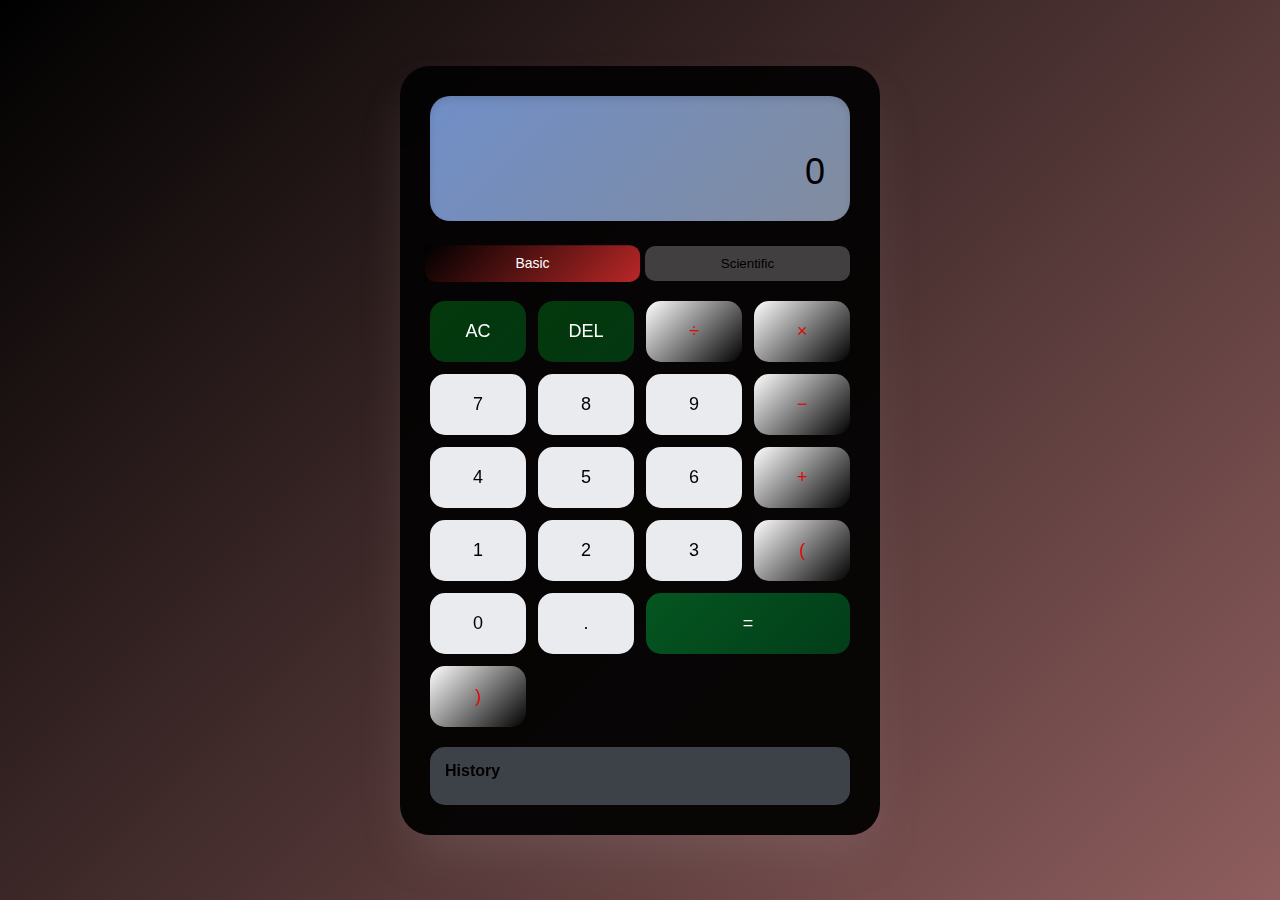
<file: index.html>
<!DOCTYPE html>
<html lang="en">
<head>
    <meta charset="UTF-8">
    <meta name="viewport" content="width=device-width, initial-scale=1.0">
    <title>Modern Scientific Calculator</title>
    <link rel="stylesheet" href="style.css">
</head>
<body>
    <div class="calculator">
        <div class="display">
            <div class="expression" id="expression"></div>
            <div class="result" id="result">0</div>
        </div>

        <div class="mode-toggle">
            <button class="mode-btn active" onclick="toggleMode('basic')">Basic</button>
            <button class="mode-btn" onclick="toggleMode('scientific')">Scientific</button>
        </div>

        <div class="scientific-buttons" id="scientificButtons">
            <button class="btn btn-function" onclick="addFunction('sin(')">sin</button>
            <button class="btn btn-function" onclick="addFunction('cos(')">cos</button>
            <button class="btn btn-function" onclick="addFunction('tan(')">tan</button>
            <button class="btn btn-function" onclick="addFunction('log(')">log</button>
            <button class="btn btn-function" onclick="addFunction('ln(')">ln</button>
            <button class="btn btn-function" onclick="addFunction('sqrt(')">√</button>
            <button class="btn btn-function" onclick="addOperator('^')">x^y</button>
            <button class="btn btn-function" onclick="addConstant('pi')">π</button>
            <button class="btn btn-function" onclick="addConstant('e')">e</button>
            <button class="btn btn-function" onclick="addFunction('abs(')">|x|</button>
            <button class="btn btn-function" onclick="factorial()">x!</button>
            <button class="btn btn-function" onclick="addOperator('%')">mod</button>
        </div>

        <div class="buttons">
            <button class="btn btn-clear" onclick="clearAll()">AC</button>
            <button class="btn btn-clear" onclick="deleteLast()">DEL</button>
            <button class="btn btn-operator" onclick="addOperator('/')">÷</button>
            <button class="btn btn-operator" onclick="addOperator('*')">×</button>
            
            <button class="btn btn-number" onclick="addNumber('7')">7</button>
            <button class="btn btn-number" onclick="addNumber('8')">8</button>
            <button class="btn btn-number" onclick="addNumber('9')">9</button>
            <button class="btn btn-operator" onclick="addOperator('-')">−</button>
            
            <button class="btn btn-number" onclick="addNumber('4')">4</button>
            <button class="btn btn-number" onclick="addNumber('5')">5</button>
            <button class="btn btn-number" onclick="addNumber('6')">6</button>
            <button class="btn btn-operator" onclick="addOperator('+')">+</button>
            
            <button class="btn btn-number" onclick="addNumber('1')">1</button>
            <button class="btn btn-number" onclick="addNumber('2')">2</button>
            <button class="btn btn-number" onclick="addNumber('3')">3</button>
            <button class="btn btn-operator" onclick="addOperator('(')">(</button>
            
            <button class="btn btn-number" onclick="addNumber('0')">0</button>
            <button class="btn btn-number" onclick="addNumber('.')">.</button>
            <button class="btn btn-equals" onclick="calculate()">=</button>
            <button class="btn btn-operator" onclick="addOperator(')')">)</button>
        </div>

        <div class="history">
            <div class="history-title">History</div>
            <div id="historyList"></div>
        </div>
    </div>

    <script src="script.js"></script>
</body>
</html>
</file>
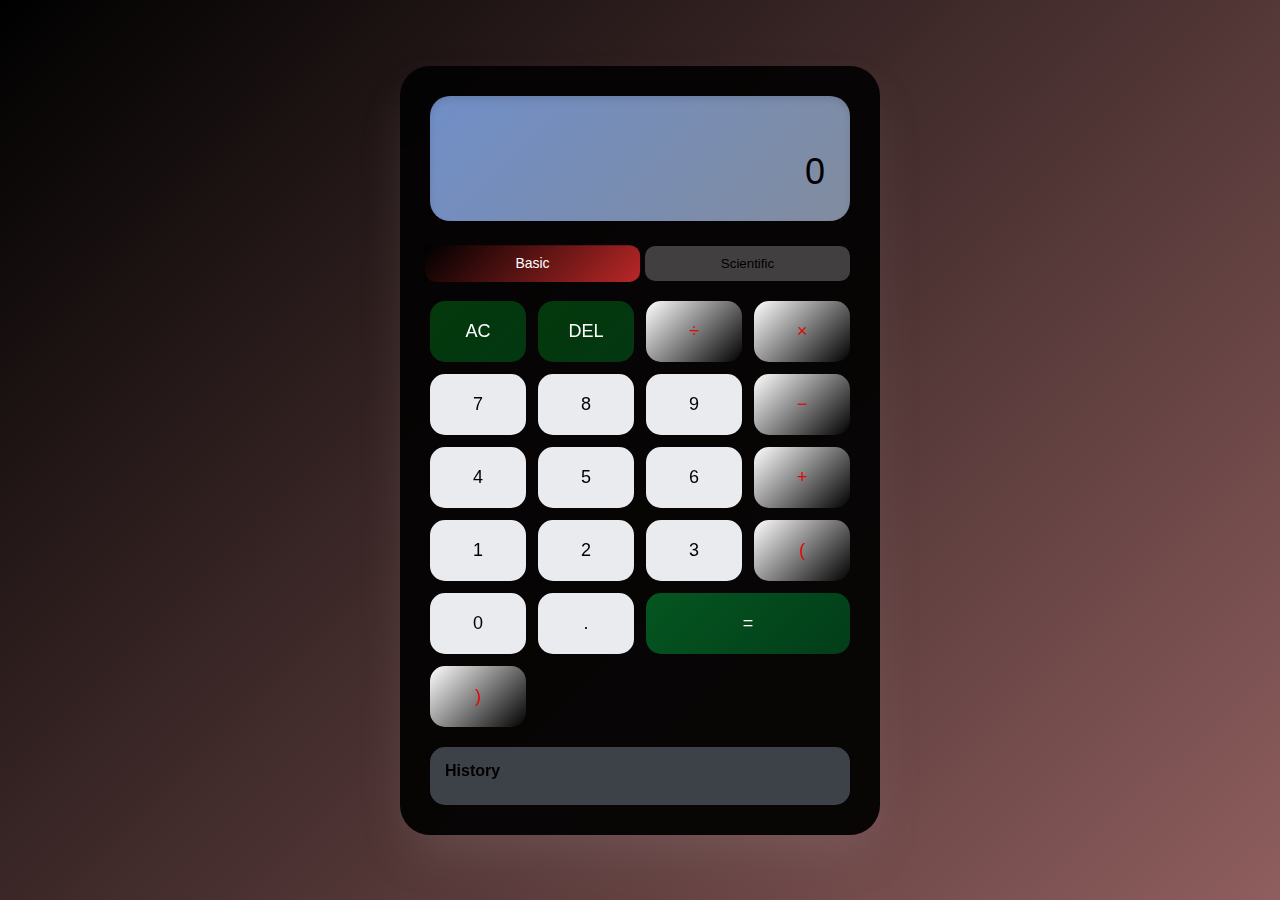
<file: new/index.html>
<!DOCTYPE html>
<html lang="en">
<head>
    <meta charset="UTF-8">
    <meta name="viewport" content="width=device-width, initial-scale=1.0">
    <title>Modern Scientific Calculator</title>
    <style>
        * {
            margin: 0;
            padding: 0;
            box-sizing: border-box;
        }

        body {
            font-family: -apple-system, BlinkMacSystemFont, 'Segoe UI', Roboto, Oxygen, Ubuntu, sans-serif;
            background: linear-gradient(135deg, #000000 0%, #8f5e5e 100%);
            min-height: 100vh;
            display: flex;
            justify-content: center;
            align-items: center;
            padding: 20px;
        }

        .calculator {
            background: rgba(3, 2, 2, 0.95);
            backdrop-filter: blur(10px);
            border-radius: 30px;
            padding: 30px;
            box-shadow: 0 25px 50px -12px rgba(164, 142, 142, 0.25);
            max-width: 480px;
            width: 100%;
            animation: slideIn 0.4s ease-out;
        }

        @keyframes slideIn {
            from {
                opacity: 0;
                transform: translateY(20px);
            }
            to {
                opacity: 1;
                transform: translateY(0);
            }
        }

        .display {
            background: linear-gradient(135deg, #708ec7 0%, #818c9f 100%);
            border-radius: 20px;
            padding: 25px;
            margin-bottom: 25px;
            box-shadow: inset 0 4px 6px rgba(0, 0, 0, 0.1);
        }

        .expression {
            color: rgba(28, 28, 28, 0.7);
            font-size: 14px;
            min-height: 20px;
            margin-bottom: 10px;
            font-family: 'Courier New', monospace;
            word-wrap: break-word;
        }

        .result {
            color: rgb(0, 0, 0);
            font-size: 36px;
            font-weight: 300;
            text-align: right;
            min-height: 45px;
            word-wrap: break-word;
            overflow-x: auto;
        }

        .mode-toggle {
            display: flex;
            gap: 10px;
            margin-bottom: 20px;
        }

        .mode-btn {
            flex: 1;
            padding: 10px;
            border: none;
            background: #413f40;
            color: #000000;
            border-radius: 10px;
            cursor: pointer;
            transition: all 0.3s ease;
            font-weight: 500;
        }

        .mode-btn.active {
            background: linear-gradient(135deg, #000000 0%, #ba2727 100%);
            color: white;
            transform: scale(1.05);
        }

        .buttons {
            display: grid;
            grid-template-columns: repeat(4, 1fr);
            gap: 12px;
        }

        .btn {
            padding: 20px;
            border: none;
            border-radius: 15px;
            font-size: 18px;
            cursor: pointer;
            transition: all 0.2s ease;
            font-weight: 500;
            position: relative;
            overflow: hidden;
        }

        .btn:before {
            content: '';
            position: absolute;
            top: 50%;
            left: 50%;
            width: 0;
            height: 0;
            border-radius: 50%;
            background: rgba(221, 27, 27, 0.5);
            transform: translate(-50%, -50%);
            transition: width 0.6s, height 0.6s;
        }

        .btn:active:before {
            width: 300px;
            height: 300px;
        }

        .btn-number {
            background: #eaebee;
            color: #000000;
        }

        .btn-number:hover {
            background: #601111;
            transform: translateY(-2px);
            box-shadow: 0 4px 12px rgba(0, 0, 0, 0.1);
        }

        .btn-operator {
            background: linear-gradient(135deg, #ffffff 0%, #000000 100%);
            color: rgb(230, 5, 5);
        }

        .btn-operator:hover {
            transform: translateY(-2px);
            box-shadow: 0 4px 12px rgba(234, 8, 19, 0.4);
        }

        .btn-function {
            background: linear-gradient(135deg, #cdc4c4 0%, #262727 100%);
            color: rgb(227, 6, 6);
        }

        .btn-function:hover {
            transform: translateY(-2px);
            box-shadow: 0 4px 12px rgba(215, 14, 14, 0.4);
        }

        .btn-clear {
            background: linear-gradient(135deg, #03390b 0%, #033712 100%);
            color: white;
        }

        .btn-clear:hover {
            transform: translateY(-2px);
            box-shadow: 0 4px 12px rgba(96, 128, 15, 0.4);
        }

        .btn-equals {
            background: linear-gradient(135deg, #055620 0%, #023d19 100%);
            color: white;
            grid-column: span 2;
        }

        .btn-equals:hover {
            transform: translateY(-2px);
            box-shadow: 0 4px 12px rgba(67, 233, 123, 0.4);
        }

        .scientific-buttons {
            display: none;
            grid-template-columns: repeat(4, 1fr);
            gap: 12px;
            margin-bottom: 12px;
        }

        .scientific-buttons.active {
            display: grid;
        }

        .history {
            margin-top: 20px;
            padding: 15px;
            background: #3d4248;
            border-radius: 15px;
            max-height: 150px;
            overflow-y: auto;
        }

        .history-title {
            font-weight: 600;
            color: #000000;
            margin-bottom: 10px;
        }

        .history-item {
            padding: 5px 0;
            color: #fcfdff;
            font-size: 14px;
            border-bottom: 1px solid #e5e7eb;
        }

        .history-item:last-child {
            border-bottom: none;
        }

        ::-webkit-scrollbar {
            width: 6px;
        }

        ::-webkit-scrollbar-track {
            background: #f1f1f1;
            border-radius: 10px;
        }

        ::-webkit-scrollbar-thumb {
            background: linear-gradient(135deg, #020820 0%, #07000d 100%);
            border-radius: 10px;
        }
    </style>
</head>
<body>
    <div class="calculator">
        <div class="display">
            <div class="expression" id="expression"></div>
            <div class="result" id="result">0</div>
        </div>

        <div class="mode-toggle">
            <button class="mode-btn active" onclick="toggleMode('basic')">Basic</button>
            <button class="mode-btn" onclick="toggleMode('scientific')">Scientific</button>
        </div>

        <div class="scientific-buttons" id="scientificButtons">
            <button class="btn btn-function" onclick="addFunction('sin(')">sin</button>
            <button class="btn btn-function" onclick="addFunction('cos(')">cos</button>
            <button class="btn btn-function" onclick="addFunction('tan(')">tan</button>
            <button class="btn btn-function" onclick="addFunction('log(')">log</button>
            <button class="btn btn-function" onclick="addFunction('ln(')">ln</button>
            <button class="btn btn-function" onclick="addFunction('sqrt(')">√</button>
            <button class="btn btn-function" onclick="addOperator('^')">x^y</button>
            <button class="btn btn-function" onclick="addConstant('pi')">π</button>
            <button class="btn btn-function" onclick="addConstant('e')">e</button>
            <button class="btn btn-function" onclick="addFunction('abs(')">|x|</button>
            <button class="btn btn-function" onclick="factorial()">x!</button>
            <button class="btn btn-function" onclick="addOperator('%')">mod</button>
        </div>

        <div class="buttons">
            <button class="btn btn-clear" onclick="clearAll()">AC</button>
            <button class="btn btn-clear" onclick="deleteLast()">DEL</button>
            <button class="btn btn-operator" onclick="addOperator('/')">÷</button>
            <button class="btn btn-operator" onclick="addOperator('*')">×</button>
            
            <button class="btn btn-number" onclick="addNumber('7')">7</button>
            <button class="btn btn-number" onclick="addNumber('8')">8</button>
            <button class="btn btn-number" onclick="addNumber('9')">9</button>
            <button class="btn btn-operator" onclick="addOperator('-')">−</button>
            
            <button class="btn btn-number" onclick="addNumber('4')">4</button>
            <button class="btn btn-number" onclick="addNumber('5')">5</button>
            <button class="btn btn-number" onclick="addNumber('6')">6</button>
            <button class="btn btn-operator" onclick="addOperator('+')">+</button>
            
            <button class="btn btn-number" onclick="addNumber('1')">1</button>
            <button class="btn btn-number" onclick="addNumber('2')">2</button>
            <button class="btn btn-number" onclick="addNumber('3')">3</button>
            <button class="btn btn-operator" onclick="addOperator('(')">(</button>
            
            <button class="btn btn-number" onclick="addNumber('0')">0</button>
            <button class="btn btn-number" onclick="addNumber('.')">.</button>
            <button class="btn btn-equals" onclick="calculate()">=</button>
            <button class="btn btn-operator" onclick="addOperator(')')">)</button>
        </div>

        <div class="history">
            <div class="history-title">History</div>
            <div id="historyList"></div>
        </div>
    </div>

    <script>
        let expression = '';
        let history = [];
        let mode = 'basic';

        function updateDisplay() {
            document.getElementById('expression').textContent = expression || '';
            if (expression === '') {
                document.getElementById('result').textContent = '0';
            }
        }

        function addNumber(num) {
            expression += num;
            updateDisplay();
            try {
                const result = evaluateExpression(expression);
                if (!isNaN(result) && isFinite(result)) {
                    document.getElementById('result').textContent = result;
                }
            } catch (e) {
                // Don't update result if expression is incomplete
            }
        }

        function addOperator(op) {
            if (expression !== '' || op === '(' || op === '-') {
                expression += op;
                updateDisplay();
            }
        }

        function addFunction(func) {
            expression += func;
            updateDisplay();
        }

        function addConstant(constant) {
            if (constant === 'pi') {
                expression += Math.PI.toFixed(10);
            } else if (constant === 'e') {
                expression += Math.E.toFixed(10);
            }
            updateDisplay();
        }

        function factorial() {
            if (expression) {
                try {
                    const num = parseFloat(evaluateExpression(expression));
                    if (num >= 0 && num <= 170 && Number.isInteger(num)) {
                        let result = 1;
                        for (let i = 2; i <= num; i++) {
                            result *= i;
                        }
                        expression = result.toString();
                        updateDisplay();
                        document.getElementById('result').textContent = result;
                    }
                } catch (e) {
                    // Invalid expression for factorial
                }
            }
        }

        function clearAll() {
            expression = '';
            updateDisplay();
        }

        function deleteLast() {
            expression = expression.slice(0, -1);
            updateDisplay();
            if (expression) {
                try {
                    const result = evaluateExpression(expression);
                    if (!isNaN(result) && isFinite(result)) {
                        document.getElementById('result').textContent = result;
                    }
                } catch (e) {
                    // Don't update result if expression is incomplete
                }
            }
        }

        function evaluateExpression(expr) {
            // Replace mathematical functions and constants
            expr = expr.replace(/sin\(/g, 'Math.sin(');
            expr = expr.replace(/cos\(/g, 'Math.cos(');
            expr = expr.replace(/tan\(/g, 'Math.tan(');
            expr = expr.replace(/log\(/g, 'Math.log10(');
            expr = expr.replace(/ln\(/g, 'Math.log(');
            expr = expr.replace(/sqrt\(/g, 'Math.sqrt(');
            expr = expr.replace(/abs\(/g, 'Math.abs(');
            expr = expr.replace(/\^/g, '**');
            
            // Use Function constructor for safe evaluation
            return Function('"use strict"; return (' + expr + ')')();
        }

        function calculate() {
            if (expression) {
                try {
                    const result = evaluateExpression(expression);
                    if (!isNaN(result) && isFinite(result)) {
                        // Add to history
                        history.unshift({
                            expression: expression,
                            result: result
                        });
                        if (history.length > 10) {
                            history.pop();
                        }
                        updateHistory();
                        
                        // Update display
                        document.getElementById('result').textContent = result;
                        expression = result.toString();
                        document.getElementById('expression').textContent = expression;
                    } else {
                        document.getElementById('result').textContent = 'Error';
                    }
                } catch (error) {
                    document.getElementById('result').textContent = 'Error';
                }
            }
        }

        function updateHistory() {
            const historyList = document.getElementById('historyList');
            historyList.innerHTML = '';
            history.forEach(item => {
                const div = document.createElement('div');
                div.className = 'history-item';
                div.textContent = `${item.expression} = ${item.result}`;
                historyList.appendChild(div);
            });
        }

        function toggleMode(newMode) {
            mode = newMode;
            const buttons = document.querySelectorAll('.mode-btn');
            buttons.forEach(btn => btn.classList.remove('active'));
            event.target.classList.add('active');
            
            const scientificButtons = document.getElementById('scientificButtons');
            if (mode === 'scientific') {
                scientificButtons.classList.add('active');
            } else {
                scientificButtons.classList.remove('active');
            }
        }

        // Keyboard support
        document.addEventListener('keydown', (e) => {
            if (e.key >= '0' && e.key <= '9') {
                addNumber(e.key);
            } else if (e.key === '.') {
                addNumber('.');
            } else if (e.key === '+' || e.key === '-' || e.key === '*' || e.key === '/') {
                addOperator(e.key);
            } else if (e.key === '(' || e.key === ')') {
                addOperator(e.key);
            } else if (e.key === 'Enter' || e.key === '=') {
                calculate();
            } else if (e.key === 'Escape') {
                clearAll();
            } else if (e.key === 'Backspace') {
                deleteLast();
            }
        });
    </script>
</body>
</html>
</file>
<file: style.css>
* {
    margin: 0;
    padding: 0;
    box-sizing: border-box;
}

body {
    font-family: -apple-system, BlinkMacSystemFont, 'Segoe UI', Roboto, Oxygen, Ubuntu, sans-serif;
    background: linear-gradient(135deg, #000000 0%, #8f5e5e 100%);
    min-height: 100vh;
    display: flex;
    justify-content: center;
    align-items: center;
    padding: 20px;
}

.calculator {
    background: rgba(3, 2, 2, 0.95);
    backdrop-filter: blur(10px);
    border-radius: 30px;
    padding: 30px;
    box-shadow: 0 25px 50px -12px rgba(164, 142, 142, 0.25);
    max-width: 480px;
    width: 100%;
    animation: slideIn 0.4s ease-out;
}

@keyframes slideIn {
    from {
        opacity: 0;
        transform: translateY(20px);
    }
    to {
        opacity: 1;
        transform: translateY(0);
    }
}

.display {
    background: linear-gradient(135deg, #708ec7 0%, #818c9f 100%);
    border-radius: 20px;
    padding: 25px;
    margin-bottom: 25px;
    box-shadow: inset 0 4px 6px rgba(0, 0, 0, 0.1);
}

.expression {
    color: rgba(28, 28, 28, 0.7);
    font-size: 14px;
    min-height: 20px;
    margin-bottom: 10px;
    font-family: 'Courier New', monospace;
    word-wrap: break-word;
}

.result {
    color: rgb(0, 0, 0);
    font-size: 36px;
    font-weight: 300;
    text-align: right;
    min-height: 45px;
    word-wrap: break-word;
    overflow-x: auto;
}

.mode-toggle {
    display: flex;
    gap: 10px;
    margin-bottom: 20px;
}

.mode-btn {
    flex: 1;
    padding: 10px;
    border: none;
    background: #413f40;
    color: #000000;
    border-radius: 10px;
    cursor: pointer;
    transition: all 0.3s ease;
    font-weight: 500;
}

.mode-btn.active {
    background: linear-gradient(135deg, #000000 0%, #ba2727 100%);
    color: white;
    transform: scale(1.05);
}

.buttons {
    display: grid;
    grid-template-columns: repeat(4, 1fr);
    gap: 12px;
}

.btn {
    padding: 20px;
    border: none;
    border-radius: 15px;
    font-size: 18px;
    cursor: pointer;
    transition: all 0.2s ease;
    font-weight: 500;
    position: relative;
    overflow: hidden;
}

.btn:before {
    content: '';
    position: absolute;
    top: 50%;
    left: 50%;
    width: 0;
    height: 0;
    border-radius: 50%;
    background: rgba(221, 27, 27, 0.5);
    transform: translate(-50%, -50%);
    transition: width 0.6s, height 0.6s;
}

.btn:active:before {
    width: 300px;
    height: 300px;
}

.btn-number {
    background: #eaebee;
    color: #000000;
}

.btn-number:hover {
    background: #601111;
    transform: translateY(-2px);
    box-shadow: 0 4px 12px rgba(0, 0, 0, 0.1);
}

.btn-operator {
    background: linear-gradient(135deg, #ffffff 0%, #000000 100%);
    color: rgb(230, 5, 5);
}

.btn-operator:hover {
    transform: translateY(-2px);
    box-shadow: 0 4px 12px rgba(234, 8, 19, 0.4);
}

.btn-function {
    background: linear-gradient(135deg, #cdc4c4 0%, #262727 100%);
    color: rgb(227, 6, 6);
}

.btn-function:hover {
    transform: translateY(-2px);
    box-shadow: 0 4px 12px rgba(215, 14, 14, 0.4);
}

.btn-clear {
    background: linear-gradient(135deg, #03390b 0%, #033712 100%);
    color: white;
}

.btn-clear:hover {
    transform: translateY(-2px);
    box-shadow: 0 4px 12px rgba(96, 128, 15, 0.4);
}

.btn-equals {
    background: linear-gradient(135deg, #055620 0%, #023d19 100%);
    color: white;
    grid-column: span 2;
}

.btn-equals:hover {
    transform: translateY(-2px);
    box-shadow: 0 4px 12px rgba(67, 233, 123, 0.4);
}

.scientific-buttons {
    display: none;
    grid-template-columns: repeat(4, 1fr);
    gap: 12px;
    margin-bottom: 12px;
}

.scientific-buttons.active {
    display: grid;
}

.history {
    margin-top: 20px;
    padding: 15px;
    background: #3d4248;
    border-radius: 15px;
    max-height: 150px;
    overflow-y: auto;
}

.history-title {
    font-weight: 600;
    color: #000000;
    margin-bottom: 10px;
}

.history-item {
    padding: 5px 0;
    color: #fcfdff;
    font-size: 14px;
    border-bottom: 1px solid #e5e7eb;
}

.history-item:last-child {
    border-bottom: none;
}

::-webkit-scrollbar {
    width: 6px;
}

::-webkit-scrollbar-track {
    background: #f1f1f1;
    border-radius: 10px;
}

::-webkit-scrollbar-thumb {
    background: linear-gradient(135deg, #020820 0%, #07000d 100%);
    border-radius: 10px;
}
</file>
